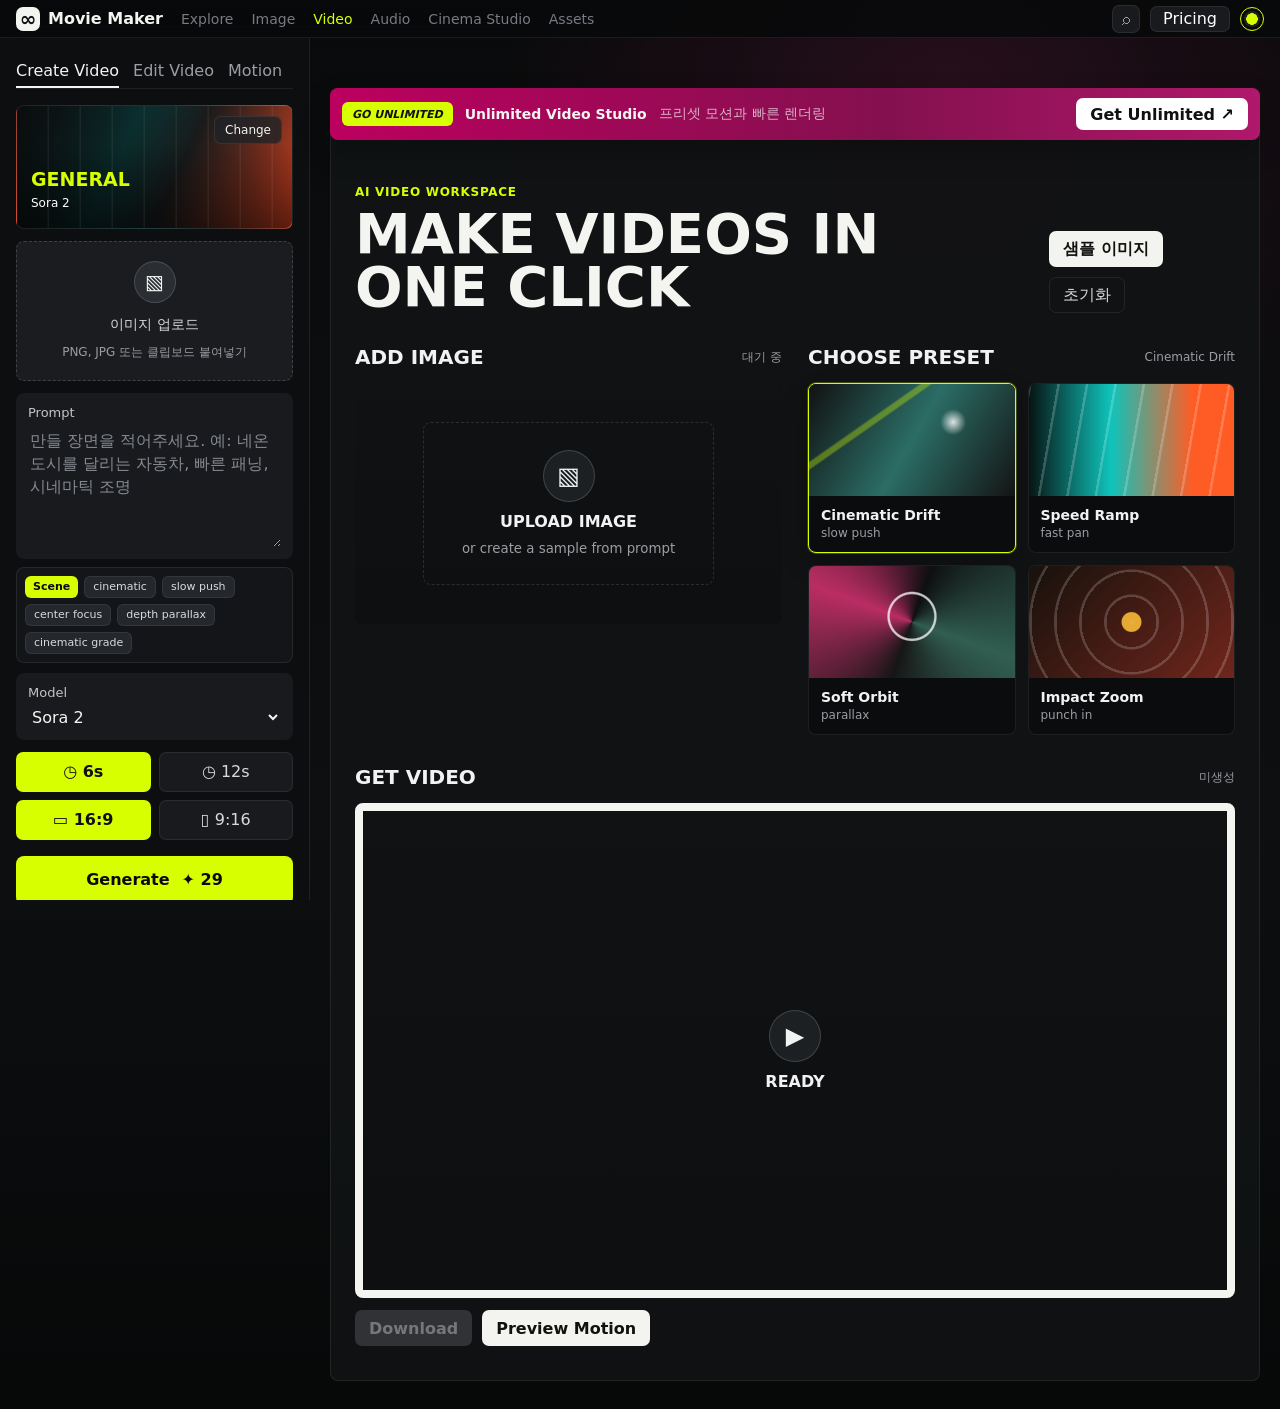
<file: index.html>
<!doctype html>
<html lang="ko">
  <head>
    <meta charset="utf-8" />
    <meta name="viewport" content="width=device-width, initial-scale=1" />
    <title>Movie Maker Studio</title>
    <link rel="stylesheet" href="styles.css" />
  </head>
  <body>
    <div class="app">
      <header class="topbar">
        <a class="brand" href="#" aria-label="Movie Maker Studio">
          <span class="brand-mark">∞</span>
          <span>Movie Maker</span>
        </a>
        <nav class="nav" aria-label="주요 메뉴">
          <a href="#">Explore</a>
          <a href="#">Image</a>
          <a class="active" href="#">Video</a>
          <a href="#">Audio</a>
          <a href="#">Cinema Studio</a>
          <a href="#">Assets</a>
        </nav>
        <div class="top-actions">
          <button class="icon-button" type="button" aria-label="검색">⌕</button>
          <button class="pricing-button" type="button">Pricing</button>
          <button class="avatar-button" type="button" aria-label="계정"></button>
        </div>
      </header>

      <div class="workspace">
        <aside class="sidebar" aria-label="영상 생성 설정">
          <div class="side-tabs" role="tablist" aria-label="작업 모드">
            <button class="active" type="button">Create Video</button>
            <button type="button">Edit Video</button>
            <button type="button">Motion</button>
          </div>

          <section class="preset-hero" aria-label="선택 모델">
            <button class="change-button" type="button">Change</button>
            <div>
              <strong>GENERAL</strong>
              <span>Sora 2</span>
            </div>
          </section>

          <label class="dropzone" id="dropzone">
            <input id="imageInput" type="file" accept="image/*" />
            <span class="upload-icon">▧</span>
            <span class="drop-main">이미지 업로드</span>
            <span class="drop-sub">PNG, JPG 또는 클립보드 붙여넣기</span>
          </label>

          <label class="field">
            <span>Prompt</span>
            <textarea id="promptInput" rows="5" placeholder="만들 장면을 적어주세요. 예: 네온 도시를 달리는 자동차, 빠른 패닝, 시네마틱 조명"></textarea>
          </label>

          <div class="prompt-plan" id="promptPlan" aria-label="해석된 장면 계획"></div>

          <div class="field-row">
            <label class="select-field">
              <span>Model</span>
              <select id="modelSelect">
                <option>Sora 2</option>
                <option>Kling 3.0</option>
                <option>Runway Style</option>
              </select>
            </label>
          </div>

          <div class="settings-grid" aria-label="렌더 설정">
            <button class="setting-button active" type="button" data-duration="6">◷ 6s</button>
            <button class="setting-button" type="button" data-duration="12">◷ 12s</button>
            <button class="setting-button active" type="button" data-aspect="16:9">▭ 16:9</button>
            <button class="setting-button" type="button" data-aspect="9:16">▯ 9:16</button>
          </div>

          <button class="generate-button" id="generateButton" type="button">
            <span>Generate</span>
            <strong>✦ 29</strong>
          </button>

          <p class="status-text" id="statusText" aria-live="polite">이미지를 업로드하고 프롬프트를 입력하면 자동으로 영상이 생성됩니다.</p>
        </aside>

        <main class="main">
          <div class="promo">
            <span class="promo-chip">GO UNLIMITED</span>
            <strong>Unlimited Video Studio</strong>
            <span>프리셋 모션과 빠른 렌더링</span>
            <button type="button">Get Unlimited ↗</button>
          </div>

          <section class="studio">
            <div class="studio-header">
              <div>
                <p class="eyebrow">AI VIDEO WORKSPACE</p>
                <h1>MAKE VIDEOS IN ONE CLICK</h1>
              </div>
              <div class="header-actions">
                <button id="sampleButton" class="secondary-button" type="button">샘플 이미지</button>
                <button id="clearButton" class="ghost-button" type="button">초기화</button>
              </div>
            </div>

            <div class="stage-grid">
              <section class="panel stage-panel" aria-label="이미지 스테이지">
                <div class="panel-title">
                  <span>ADD IMAGE</span>
                  <small id="imageMeta">대기 중</small>
                </div>
                <div class="canvas-wrap" id="canvasWrap">
                  <canvas id="previewCanvas" width="1280" height="720"></canvas>
                  <div class="empty-state" id="emptyState">
                    <span>▧</span>
                    <strong>UPLOAD IMAGE</strong>
                    <small>or create a sample from prompt</small>
                  </div>
                </div>
              </section>

              <section class="panel preset-panel" aria-label="모션 프리셋">
                <div class="panel-title">
                  <span>CHOOSE PRESET</span>
                  <small id="presetName">Cinematic Drift</small>
                </div>
                <div class="preset-list" id="presetList">
                  <button class="preset-card active" type="button" data-preset="drift">
                    <span class="preset-thumb thumb-drift"></span>
                    <strong>Cinematic Drift</strong>
                    <small>slow push</small>
                  </button>
                  <button class="preset-card" type="button" data-preset="speed">
                    <span class="preset-thumb thumb-speed"></span>
                    <strong>Speed Ramp</strong>
                    <small>fast pan</small>
                  </button>
                  <button class="preset-card" type="button" data-preset="orbit">
                    <span class="preset-thumb thumb-orbit"></span>
                    <strong>Soft Orbit</strong>
                    <small>parallax</small>
                  </button>
                  <button class="preset-card" type="button" data-preset="zoom">
                    <span class="preset-thumb thumb-zoom"></span>
                    <strong>Impact Zoom</strong>
                    <small>punch in</small>
                  </button>
                </div>
              </section>

              <section class="panel result-panel" aria-label="생성 결과">
                <div class="panel-title">
                  <span>GET VIDEO</span>
                  <small id="renderMeta">미생성</small>
                </div>
                <div class="result-frame">
                  <video id="resultVideo" controls playsinline></video>
                  <div class="result-placeholder" id="resultPlaceholder">
                    <span>▶</span>
                    <strong>READY</strong>
                  </div>
                </div>
                <div class="result-actions">
                  <a class="download-link disabled" id="downloadLink" href="#" download="movie-maker-render.webm">Download</a>
                  <button class="secondary-button" id="previewMotionButton" type="button">Preview Motion</button>
                </div>
              </section>
            </div>
          </section>
        </main>
      </div>
    </div>

    <script src="app.js"></script>
  </body>
</html>
</file>
<file: styles.css>
:root {
  color-scheme: dark;
  --bg: #08090a;
  --surface: #101113;
  --surface-2: #181a1e;
  --surface-3: #202226;
  --text: #f4f4f1;
  --muted: #9b9da3;
  --soft: #6f737b;
  --line: rgba(255, 255, 255, 0.08);
  --line-strong: rgba(255, 255, 255, 0.16);
  --lime: #d7ff00;
  --pink: #ff2f92;
  --teal: #14d7c6;
  --amber: #f7b938;
  --danger: #ff6262;
  --radius: 8px;
  --sidebar: 340px;
  font-family:
    Inter, ui-sans-serif, system-ui, -apple-system, BlinkMacSystemFont, "Segoe UI",
    sans-serif;
}

* {
  box-sizing: border-box;
}

html,
body {
  width: 100%;
  min-height: 100%;
  margin: 0;
  background: var(--bg);
  color: var(--text);
}

body {
  overflow-x: hidden;
}

button,
input,
textarea,
select {
  font: inherit;
}

button,
a {
  -webkit-tap-highlight-color: transparent;
}

.app {
  min-height: 100vh;
  background:
    radial-gradient(circle at 74% 8%, rgba(255, 47, 146, 0.12), transparent 28rem),
    linear-gradient(180deg, #090a0b 0%, #0d0f11 58%, #070808 100%);
}

.topbar {
  position: sticky;
  top: 0;
  z-index: 20;
  display: flex;
  align-items: center;
  gap: 18px;
  height: 38px;
  padding: 0 16px;
  border-bottom: 1px solid var(--line);
  background: rgba(8, 9, 10, 0.9);
  backdrop-filter: blur(14px);
}

.brand {
  display: inline-flex;
  align-items: center;
  gap: 8px;
  min-width: max-content;
  color: var(--text);
  text-decoration: none;
  font-weight: 700;
  letter-spacing: 0;
}

.brand-mark {
  display: grid;
  place-items: center;
  width: 24px;
  height: 24px;
  border-radius: 7px;
  background: #f2f4ef;
  color: #101113;
  font-size: 20px;
  line-height: 1;
}

.nav {
  display: flex;
  align-items: center;
  gap: 18px;
  min-width: 0;
  overflow: hidden;
  white-space: nowrap;
}

.nav a {
  color: #777b82;
  text-decoration: none;
  font-size: 14px;
}

.nav a.active {
  color: var(--lime);
}

.top-actions {
  display: flex;
  align-items: center;
  gap: 10px;
  margin-left: auto;
}

.icon-button,
.avatar-button,
.pricing-button,
.ghost-button,
.secondary-button,
.change-button,
.setting-button {
  border: 1px solid var(--line);
  color: var(--text);
  background: var(--surface-2);
  cursor: pointer;
}

.icon-button {
  display: grid;
  place-items: center;
  width: 28px;
  height: 28px;
  border-radius: 7px;
  color: var(--muted);
}

.pricing-button {
  height: 26px;
  padding: 0 12px;
  border-radius: 7px;
  color: #fff;
}

.avatar-button {
  width: 24px;
  height: 24px;
  border-radius: 50%;
  border-color: var(--lime);
  background: radial-gradient(circle at 50% 50%, var(--lime) 0 36%, #222 38% 50%, transparent 52%);
}

.workspace {
  display: grid;
  grid-template-columns: var(--sidebar) minmax(0, 1fr);
  min-height: calc(100vh - 38px);
}

.sidebar {
  position: sticky;
  top: 38px;
  height: calc(100vh - 38px);
  overflow-y: auto;
  padding: 16px;
  border-right: 1px solid var(--line);
  background: rgba(13, 15, 17, 0.96);
}

.side-tabs {
  display: flex;
  align-items: center;
  gap: 14px;
  margin-bottom: 16px;
  border-bottom: 1px solid var(--line);
}

.side-tabs button {
  height: 34px;
  padding: 0;
  border: 0;
  border-bottom: 2px solid transparent;
  color: var(--muted);
  background: transparent;
  cursor: pointer;
}

.side-tabs button.active {
  color: var(--text);
  border-color: var(--text);
}

.preset-hero {
  position: relative;
  display: flex;
  align-items: end;
  height: 124px;
  margin-bottom: 12px;
  padding: 18px 14px;
  overflow: hidden;
  border: 1px solid var(--line);
  border-radius: var(--radius);
  background:
    linear-gradient(90deg, rgba(9, 12, 13, 0.82), rgba(9, 12, 13, 0.18)),
    linear-gradient(115deg, #111 0%, #0d5757 38%, #242424 58%, #ff4b22 100%);
}

.preset-hero::after {
  position: absolute;
  inset: 0;
  content: "";
  background:
    repeating-linear-gradient(90deg, transparent 0 30px, rgba(255, 255, 255, 0.06) 31px 32px),
    linear-gradient(180deg, transparent 30%, rgba(0, 0, 0, 0.55));
  pointer-events: none;
}

.preset-hero strong,
.preset-hero span,
.change-button {
  position: relative;
  z-index: 1;
}

.preset-hero strong {
  display: block;
  color: var(--lime);
  font-size: 19px;
  line-height: 1.1;
}

.preset-hero span {
  display: block;
  margin-top: 6px;
  color: #fff;
  font-size: 12px;
}

.change-button {
  position: absolute;
  top: 10px;
  right: 10px;
  height: 28px;
  padding: 0 10px;
  border-radius: 7px;
  background: rgba(32, 34, 38, 0.8);
  font-size: 12px;
}

.dropzone {
  display: grid;
  place-items: center;
  min-height: 140px;
  margin-bottom: 12px;
  padding: 16px;
  border: 1px dashed var(--line-strong);
  border-radius: var(--radius);
  background: #1a1c20;
  color: var(--muted);
  text-align: center;
  cursor: pointer;
  transition:
    border-color 160ms ease,
    background 160ms ease;
}

.dropzone:hover,
.dropzone.dragging {
  border-color: var(--lime);
  background: #202326;
}

.dropzone input {
  display: none;
}

.upload-icon {
  display: grid;
  place-items: center;
  width: 42px;
  height: 42px;
  margin-bottom: 8px;
  border: 1px solid var(--line-strong);
  border-radius: 50%;
  color: var(--text);
  background: #2a2d31;
  font-size: 20px;
}

.drop-main {
  color: #d7d8db;
  font-size: 14px;
}

.drop-sub {
  margin-top: 4px;
  font-size: 12px;
}

.field,
.select-field {
  display: grid;
  gap: 7px;
  margin-bottom: 10px;
  padding: 12px;
  border-radius: var(--radius);
  background: var(--surface-2);
}

.field span,
.select-field span {
  color: #c2c4c8;
  font-size: 13px;
}

.prompt-plan {
  display: flex;
  align-items: center;
  flex-wrap: wrap;
  gap: 6px;
  min-height: 38px;
  margin: -2px 0 10px;
  padding: 8px;
  border: 1px solid var(--line);
  border-radius: var(--radius);
  background: rgba(24, 26, 30, 0.68);
}

.prompt-plan-title,
.prompt-chip {
  display: inline-flex;
  align-items: center;
  min-height: 22px;
  padding: 0 8px;
  border-radius: 6px;
  font-size: 11px;
  line-height: 1;
}

.prompt-plan-title {
  color: #090a0b;
  background: var(--lime);
  font-weight: 900;
}

.prompt-chip {
  max-width: 100%;
  color: #d9dadd;
  background: #24272c;
  border: 1px solid rgba(255, 255, 255, 0.07);
}

textarea,
select {
  width: 100%;
  border: 0;
  outline: 0;
  color: var(--text);
  background: transparent;
}

textarea {
  min-height: 82px;
  resize: vertical;
  color: #d6d7d9;
  line-height: 1.45;
}

textarea::placeholder {
  color: #858990;
}

select {
  cursor: pointer;
}

.settings-grid {
  display: grid;
  grid-template-columns: repeat(2, minmax(0, 1fr));
  gap: 8px;
  margin: 12px 0 16px;
}

.setting-button {
  display: flex;
  align-items: center;
  justify-content: center;
  min-height: 40px;
  border-radius: 7px;
  color: #d8d9dc;
}

.setting-button.active {
  border-color: rgba(215, 255, 0, 0.42);
  color: #101113;
  background: var(--lime);
  font-weight: 700;
}

.generate-button {
  display: flex;
  align-items: center;
  justify-content: center;
  gap: 12px;
  width: 100%;
  min-height: 48px;
  border: 0;
  border-radius: var(--radius);
  color: #090a0b;
  background: var(--lime);
  box-shadow: 0 5px 0 #8fa800;
  cursor: pointer;
  font-weight: 800;
}

.generate-button:disabled {
  opacity: 0.64;
  cursor: wait;
}

.status-text {
  min-height: 34px;
  margin: 16px 4px 0;
  color: var(--muted);
  font-size: 12px;
  line-height: 1.45;
  text-align: center;
}

.main {
  min-width: 0;
  padding: 50px 28px 28px;
}

.promo {
  position: fixed;
  top: 88px;
  left: calc(var(--sidebar) + 28px);
  right: 28px;
  z-index: 10;
  display: flex;
  align-items: center;
  gap: 12px;
  min-height: 52px;
  padding: 8px 12px;
  border-radius: var(--radius);
  background:
    linear-gradient(90deg, #bc005f, #84104f 60%, #b0186b);
  box-shadow: 0 12px 28px rgba(0, 0, 0, 0.22);
}

.promo-chip {
  display: inline-flex;
  align-items: center;
  height: 24px;
  padding: 0 10px;
  border-radius: 6px;
  color: #111;
  background: var(--lime);
  font-size: 11px;
  font-style: italic;
  font-weight: 900;
}

.promo strong {
  font-size: 14px;
}

.promo span:not(.promo-chip) {
  color: rgba(255, 255, 255, 0.68);
  font-size: 14px;
}

.promo button {
  min-height: 32px;
  margin-left: auto;
  padding: 0 14px;
  border: 0;
  border-radius: 7px;
  color: #111;
  background: #fff;
  cursor: pointer;
  font-weight: 700;
}

.studio {
  min-height: calc(100vh - 116px);
  padding: 96px 32px 34px;
  border: 1px solid var(--line);
  border-radius: var(--radius);
  background: rgba(17, 19, 21, 0.9);
}

.studio-header {
  display: flex;
  align-items: end;
  justify-content: space-between;
  gap: 24px;
  margin-bottom: 28px;
}

.eyebrow {
  margin: 0 0 8px;
  color: var(--lime);
  font-size: 12px;
  font-weight: 800;
  letter-spacing: 0.06em;
}

h1 {
  max-width: 720px;
  margin: 0;
  font-size: clamp(30px, 4.5vw, 56px);
  line-height: 0.95;
  letter-spacing: 0;
}

.header-actions,
.result-actions {
  display: flex;
  align-items: center;
  gap: 10px;
  flex-wrap: wrap;
}

.secondary-button,
.ghost-button {
  min-height: 36px;
  padding: 0 13px;
  border-radius: 7px;
}

.secondary-button {
  background: #f3f4ef;
  color: #111;
  font-weight: 700;
}

.ghost-button {
  color: #d8d9dc;
  background: transparent;
}

.stage-grid {
  display: grid;
  grid-template-columns: minmax(310px, 1.05fr) minmax(260px, 1fr) minmax(300px, 1fr);
  gap: 26px;
  align-items: stretch;
}

.panel {
  min-width: 0;
}

.panel-title {
  display: flex;
  align-items: center;
  justify-content: space-between;
  gap: 14px;
  min-height: 32px;
  margin-bottom: 10px;
}

.panel-title span {
  color: #f1f2f2;
  font-size: 20px;
  font-weight: 900;
}

.panel-title small {
  overflow: hidden;
  color: var(--muted);
  font-size: 12px;
  text-overflow: ellipsis;
  white-space: nowrap;
}

.canvas-wrap,
.result-frame {
  position: relative;
  overflow: hidden;
  border-radius: var(--radius);
  background: #070808;
  box-shadow: inset 0 0 0 1px var(--line);
}

.canvas-wrap {
  aspect-ratio: 16 / 9;
  min-height: 240px;
}

canvas,
video {
  display: block;
  width: 100%;
  height: 100%;
}

canvas {
  object-fit: contain;
}

.empty-state,
.result-placeholder {
  position: absolute;
  inset: 0;
  display: grid;
  place-items: center;
  align-content: center;
  gap: 10px;
  color: #f1f2f2;
  background:
    linear-gradient(180deg, rgba(255, 255, 255, 0.025), rgba(255, 255, 255, 0.01)),
    #0b0c0d;
  text-align: center;
}

.empty-state::before {
  position: absolute;
  inset: 16%;
  border: 1px dashed rgba(255, 255, 255, 0.12);
  border-radius: var(--radius);
  content: "";
}

.empty-state span,
.result-placeholder span {
  z-index: 1;
  display: grid;
  place-items: center;
  width: 52px;
  height: 52px;
  border: 1px solid var(--line-strong);
  border-radius: 50%;
  background: #1d2023;
  font-size: 24px;
}

.empty-state strong,
.empty-state small,
.result-placeholder strong {
  z-index: 1;
}

.empty-state small {
  color: var(--muted);
}

.hidden {
  display: none;
}

.preset-list {
  display: grid;
  grid-template-columns: repeat(2, minmax(0, 1fr));
  gap: 12px;
}

.preset-card {
  display: grid;
  min-height: 170px;
  padding: 0;
  overflow: hidden;
  border: 1px solid var(--line);
  border-radius: var(--radius);
  color: #f2f2f2;
  background: #0b0c0d;
  cursor: pointer;
  text-align: left;
}

.preset-card.active {
  border-color: var(--lime);
  box-shadow:
    0 0 0 1px rgba(215, 255, 0, 0.25),
    0 12px 26px rgba(0, 0, 0, 0.24);
}

.preset-thumb {
  display: block;
  min-height: 112px;
  background: #222;
}

.thumb-drift {
  background:
    linear-gradient(145deg, transparent 30%, rgba(215, 255, 0, 0.34) 31% 33%, transparent 34%),
    radial-gradient(circle at 70% 34%, rgba(255, 255, 255, 0.84), transparent 8%),
    linear-gradient(120deg, #111, #2b6d66 50%, #141414);
}

.thumb-speed {
  background:
    repeating-linear-gradient(100deg, rgba(255, 255, 255, 0.2) 0 2px, transparent 3px 28px),
    linear-gradient(90deg, #071414, #0fc4bb 40%, #ff5c25 80%);
}

.thumb-orbit {
  background:
    radial-gradient(circle at 50% 45%, transparent 0 18%, rgba(255, 255, 255, 0.75) 19% 20%, transparent 21%),
    conic-gradient(from 20deg, #0e0f10, #315e51, #161616, #ba2d63, #0e0f10);
}

.thumb-zoom {
  background:
    radial-gradient(circle at 50% 50%, rgba(247, 185, 56, 0.9) 0 8%, transparent 9%),
    repeating-radial-gradient(circle at 50% 50%, rgba(255, 255, 255, 0.18) 0 2px, transparent 3px 25px),
    linear-gradient(135deg, #17110c, #70261c);
}

.preset-card strong {
  padding: 10px 12px 0;
  font-size: 14px;
}

.preset-card small {
  padding: 2px 12px 12px;
  color: var(--muted);
  font-size: 12px;
}

.result-frame {
  aspect-ratio: 16 / 9;
  min-height: 240px;
  margin-bottom: 12px;
  border: 8px solid #f4f4f1;
}

.result-frame video {
  background: #030303;
}

.download-link {
  display: inline-flex;
  align-items: center;
  justify-content: center;
  min-height: 36px;
  padding: 0 14px;
  border-radius: 7px;
  color: #111;
  background: var(--lime);
  text-decoration: none;
  font-weight: 800;
}

.download-link.disabled {
  pointer-events: none;
  color: #777;
  background: #303236;
}

@media (max-width: 1420px) {
  :root {
    --sidebar: 310px;
  }

  .main {
    padding-left: 20px;
    padding-right: 20px;
  }

  .promo {
    left: calc(var(--sidebar) + 20px);
    right: 20px;
  }

  .studio {
    padding-left: 24px;
    padding-right: 24px;
  }

  .stage-grid {
    grid-template-columns: minmax(280px, 1fr) minmax(280px, 1fr);
  }

  .result-panel {
    grid-column: 1 / -1;
  }
}

@media (max-width: 1180px) {
  .stage-grid {
    gap: 18px;
  }
}

@media (max-width: 840px) {
  .topbar {
    gap: 12px;
  }

  .nav {
    display: none;
  }

  .workspace {
    grid-template-columns: 1fr;
  }

  .sidebar {
    position: static;
    height: auto;
  }

  .main {
    padding: 16px;
  }

  .promo {
    position: static;
    margin-bottom: 12px;
  }

  .promo span:not(.promo-chip) {
    display: none;
  }

  .studio {
    min-height: auto;
    padding: 24px 16px;
  }

  .studio-header {
    align-items: start;
    flex-direction: column;
  }

  .stage-grid,
  .preset-list {
    grid-template-columns: 1fr;
  }
}

@media (max-width: 480px) {
  .topbar {
    padding: 0 10px;
  }

  .brand span:last-child,
  .pricing-button {
    display: none;
  }

  .sidebar,
  .main {
    padding-left: 12px;
    padding-right: 12px;
  }

  h1 {
    font-size: 32px;
  }

  .canvas-wrap,
  .result-frame {
    min-height: auto;
  }

  .promo {
    align-items: stretch;
    flex-direction: column;
  }

  .promo button {
    margin-left: 0;
  }
}
</file>
